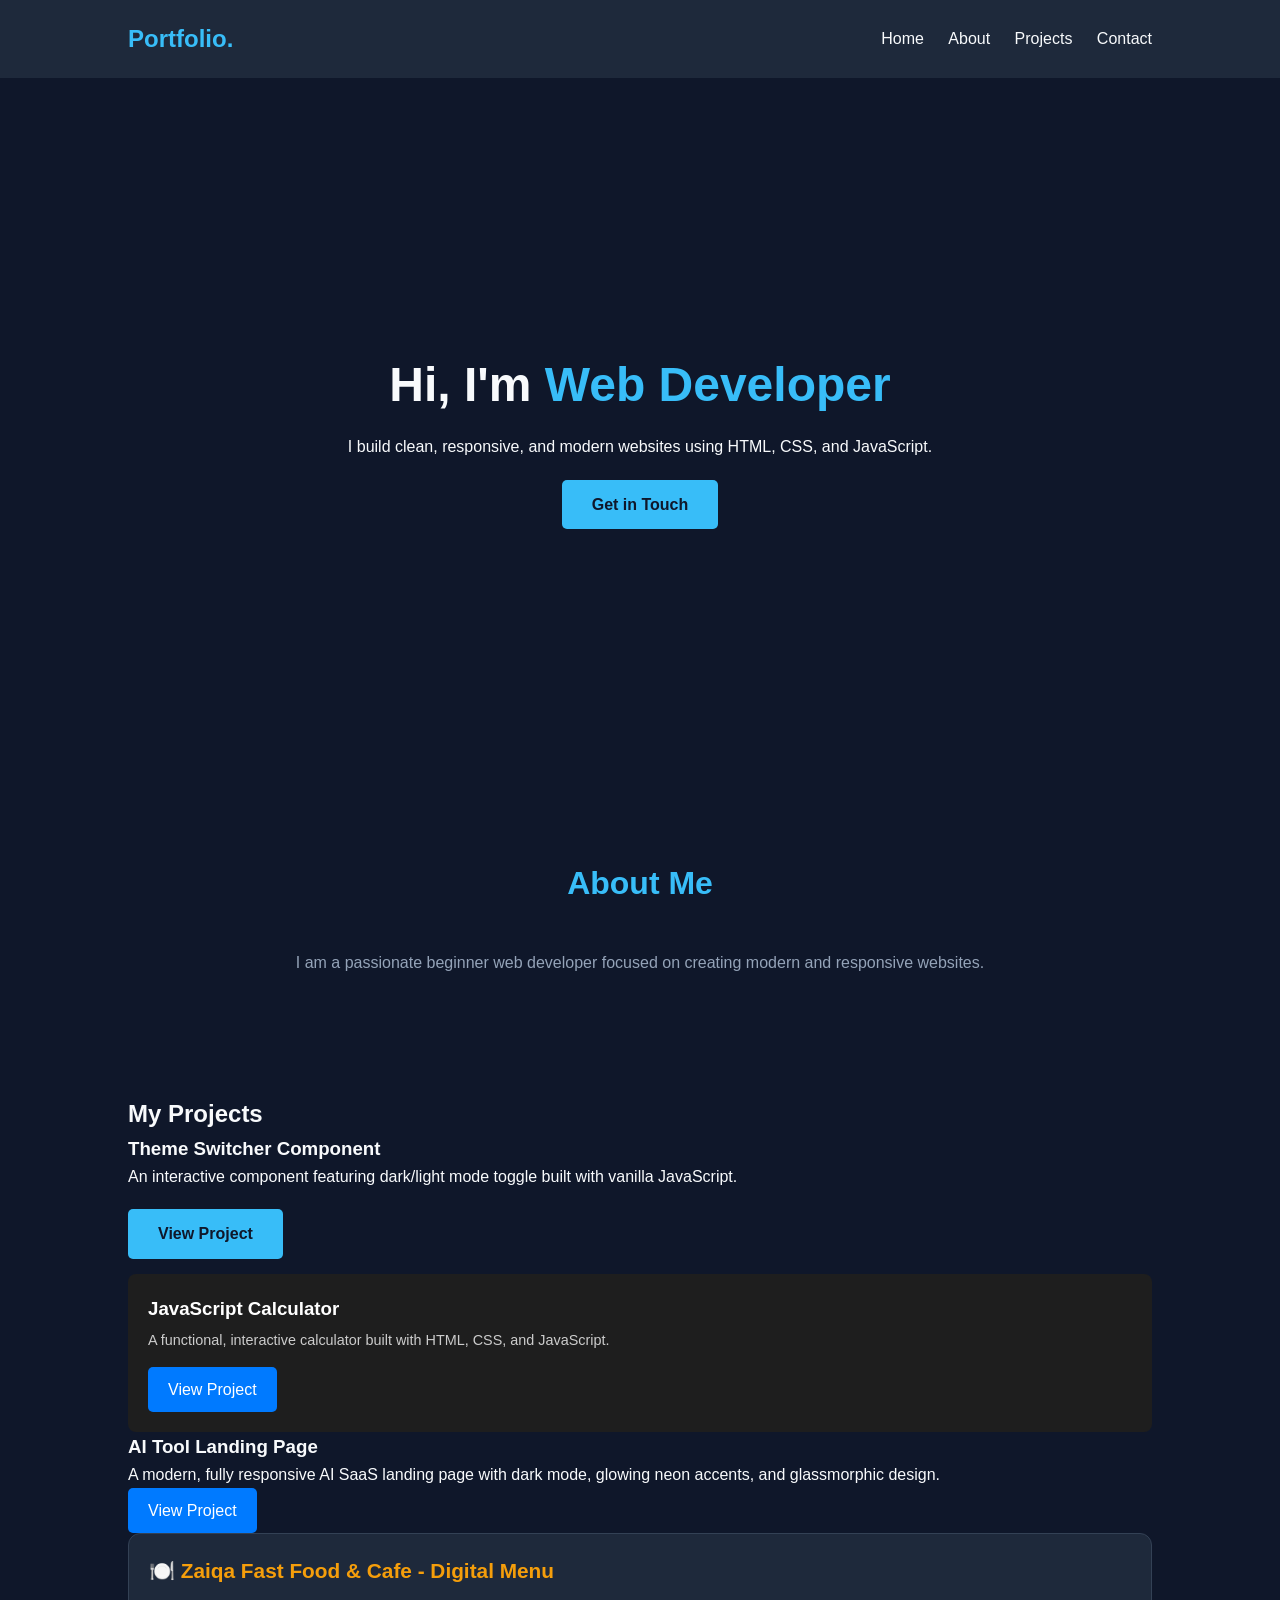
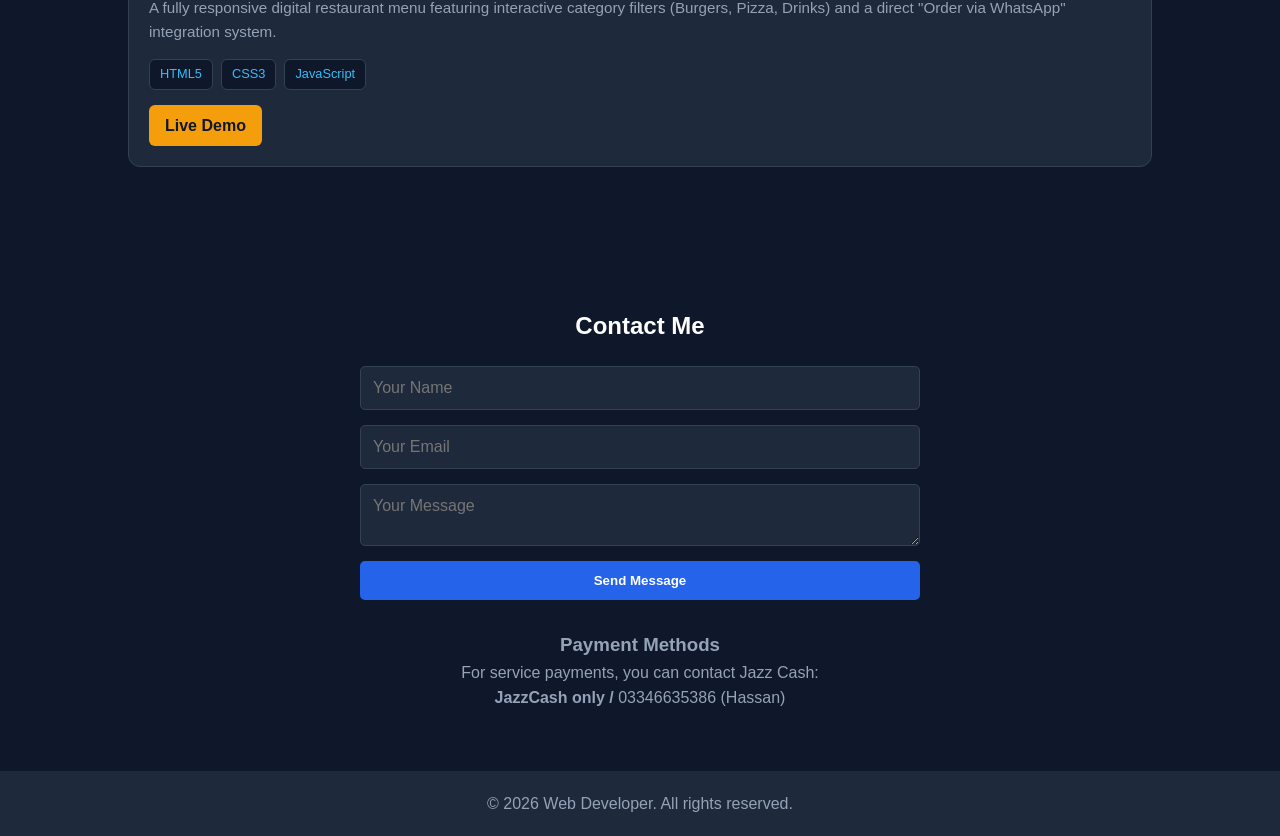
<file: index.html>
<!DOCTYPE html>
<html lang="en">
<head>
    <meta charset="UTF-8">
    <meta name="viewport" content="width=device-width, initial-scale=1.0">
    <title>My Portfolio</title>
    <link rel="stylesheet" href="project1.css">
</head>
<body>
    <header>
        <div class="logo">Portfolio.</div>
        <nav>
            <a href="#home">Home</a>
            <a href="#about">About</a>
            <a href="#projects">Projects</a>
            <a href="#contact">Contact</a>
        </nav>
    </header>

    <section class="hero" id="home">
        <h1>Hi, I'm <span>Web Developer</span></h1>
        <p>I build clean, responsive, and modern websites using HTML, CSS, and JavaScript.</p>
        <a href="#contact" class="btn">Get in Touch</a>
    </section>

    <section id="about">
        <h2 class="section-title">About Me</h2>
        <p style="text-align: center; color: #94a3b8;">I am a passionate beginner web developer focused on creating modern and responsive websites.</p>
    </section>

    <section id="projects">
        <h2>My Projects</h2>
        <div class="project-card">
            <h3>Theme Switcher Component</h3>
            <p>An interactive component featuring dark/light mode toggle built with vanilla JavaScript.</p>
            <a href="theme-switcher.html" class="btn">View Project</a>
        </div>
<div class="project-card" style="background: #1e1e1e; padding: 20px; border-radius: 8px; margin-top: 15px;">
  <h3 style="color: #fff; margin-bottom: 5px;">JavaScript Calculator</h3>
  <p style="color: #ccc; font-size: 0.9rem; margin-bottom: 15px;">A functional, interactive calculator built with HTML, CSS, and JavaScript.</p>
  <a href="project3.html" target="_blank" style="display: inline-block; padding: 10px 20px; background-color: #007aff; color: #fff; text-decoration: none; border-radius: 5px;">View Project</a>
</div> 
    <div class="project-card">
    <h3>AI Tool Landing Page</h3>
    <p>A modern, fully responsive AI SaaS landing page with dark mode, glowing neon accents, and glassmorphic design.</p>
    <a href="project4.html" target="_blank" style="display: inline-block; padding: 10px 20px; background-color: #007aff; color: #fff; text-decoration: none; border-radius: 5px;">View Project</a>
</div>
<div class="portfolio-card">
    <div class="project-info">
        <h3>🍽️ Zaiqa Fast Food & Cafe - Digital Menu</h3>
        <p>A fully responsive digital restaurant menu featuring interactive category filters (Burgers, Pizza, Drinks) and a direct "Order via WhatsApp" integration system.</p>
        <div class="tech-stack">
            <span>HTML5</span>
            <span>CSS3</span>
            <span>JavaScript</span>
        </div>
        <div class="project-links">
   <a href="project5.html" target="_blank" class="btn-live">Live Demo</a>
        </div>
    </div>
</div> 
    </section>      
    <section id="contact">
        <h2>Contact Me</h2>
        <form action="https://formspree.io/f/xpppeyzq" method="POST">
            <input type="text" name="name" placeholder="Your Name" required>
            <input type="email" name="email" placeholder="Your Email" required>
            <textarea name="message" placeholder="Your Message" required></textarea>
            <button type="submit">Send Message</button>
        </form>
        <div class="payment-info">
            <h3>Payment Methods</h3>
            <p>For service payments, you can contact Jazz Cash:</p>
            <p><strong>JazzCash only / </strong> 03346635386 (Hassan)</p>
        </div>
    </section>

    <footer>
        <p>&copy; 2026 Web Developer. All rights reserved.</p>
    </footer>
</body>
</html>
</file>
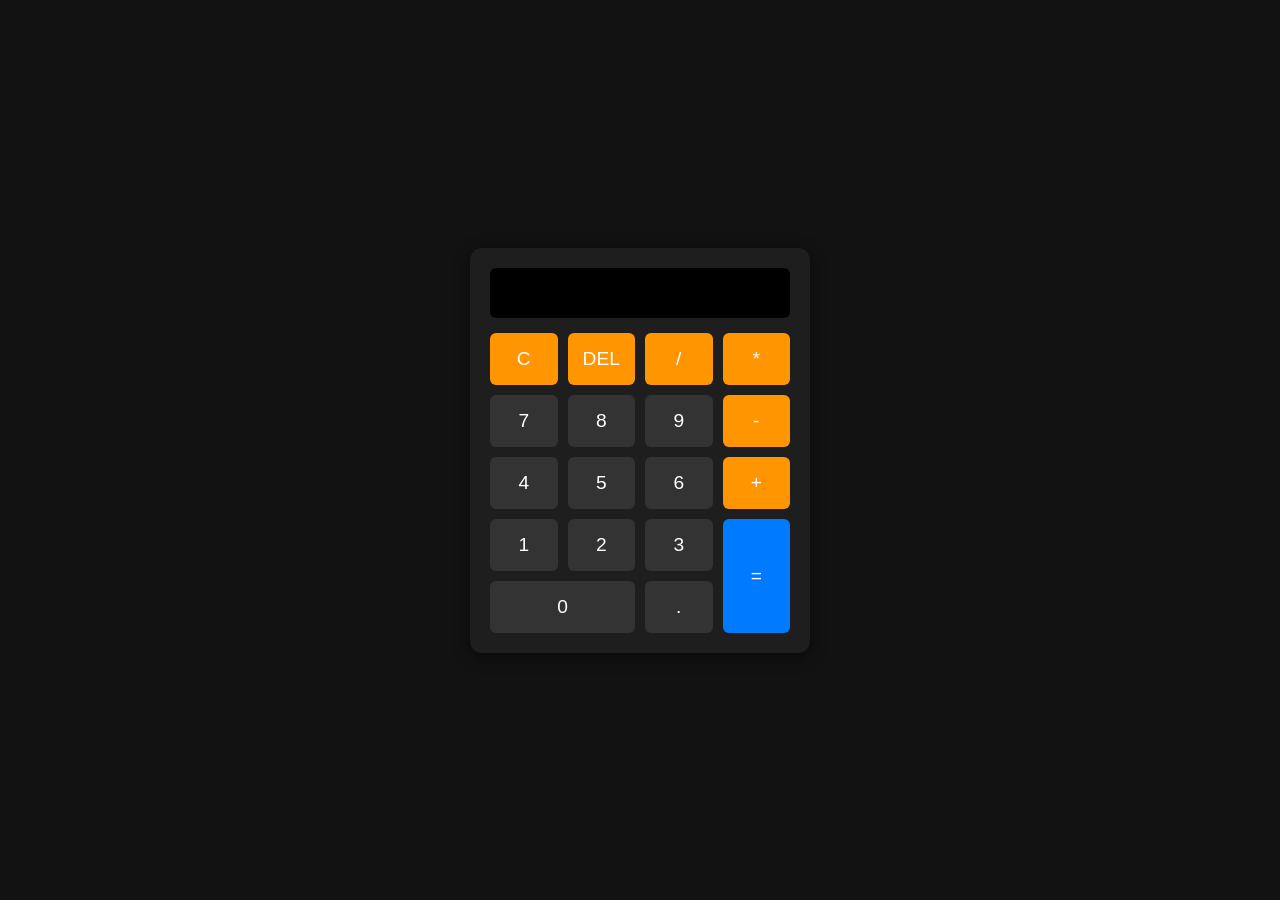
<file: project3.html>
<!DOCTYPE html>
<html lang="en">
<head>
  <meta charset="UTF-8" />
  <meta name="viewport" content="width=device-width, initial-scale=1.0" />
  <title>JS Calculator</title>
  <link rel="stylesheet" href="project3.css" />
</head>
<body>
  <div class="calculator">
    <input type="text" id="display" readonly />
    <div class="buttons">
      <button onclick="clearDisplay()" class="operator">C</button>
      <button onclick="deleteLast()" class="operator">DEL</button>
      <button onclick="appendValue('/')" class="operator">/</button>
      <button onclick="appendValue('*')" class="operator">*</button>

      <button onclick="appendValue('7')">7</button>
      <button onclick="appendValue('8')">8</button>
      <button onclick="appendValue('9')">9</button>
      <button onclick="appendValue('-')" class="operator">-</button>

      <button onclick="appendValue('4')">4</button>
      <button onclick="appendValue('5')">5</button>
      <button onclick="appendValue('6')">6</button>
      <button onclick="appendValue('+')" class="operator">+</button>

      <button onclick="appendValue('1')">1</button>
      <button onclick="appendValue('2')">2</button>
      <button onclick="appendValue('3')">3</button>
      <button onclick="calculateResult()" class="equal">=</button>

      <button onclick="appendValue('0')" class="zero">0</button>
      <button onclick="appendValue('.')">.</button>
    </div>
  </div>
  <script src="project3.js"></script>
</body>
</html>
</file>
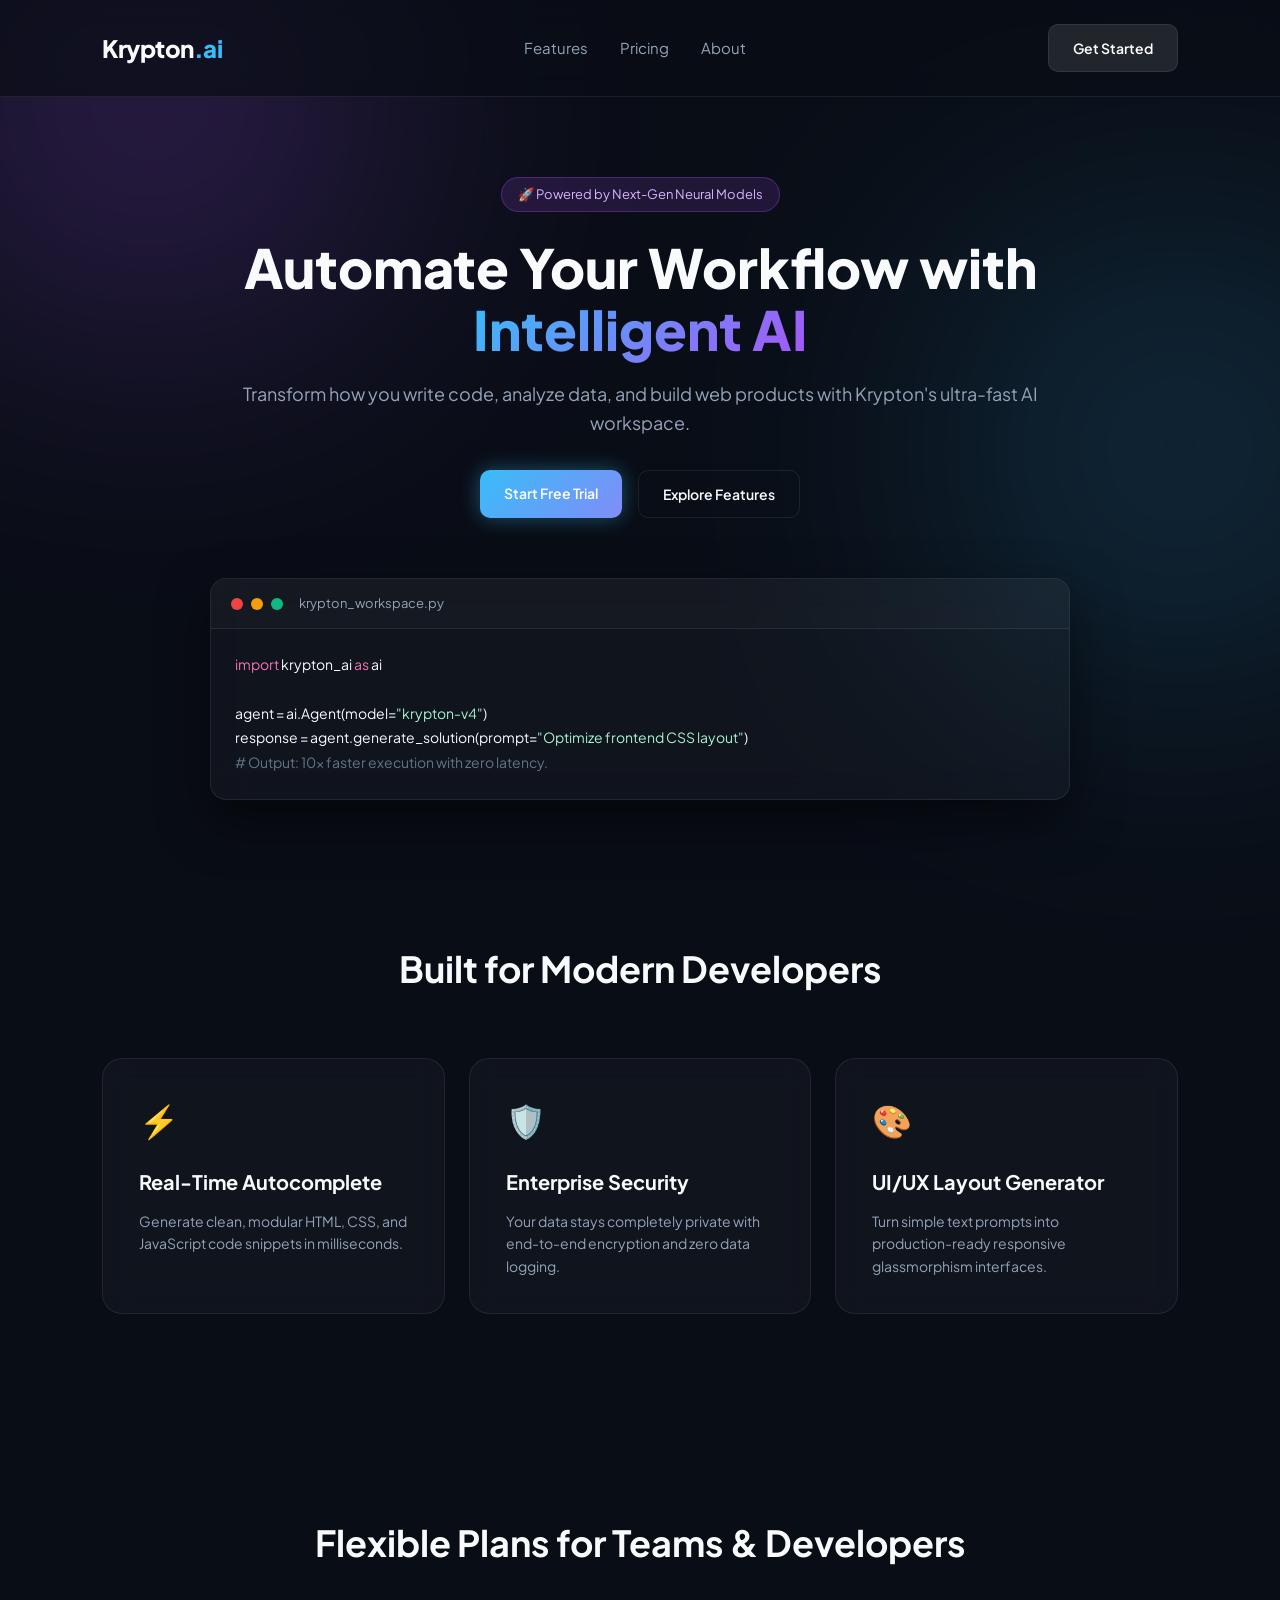
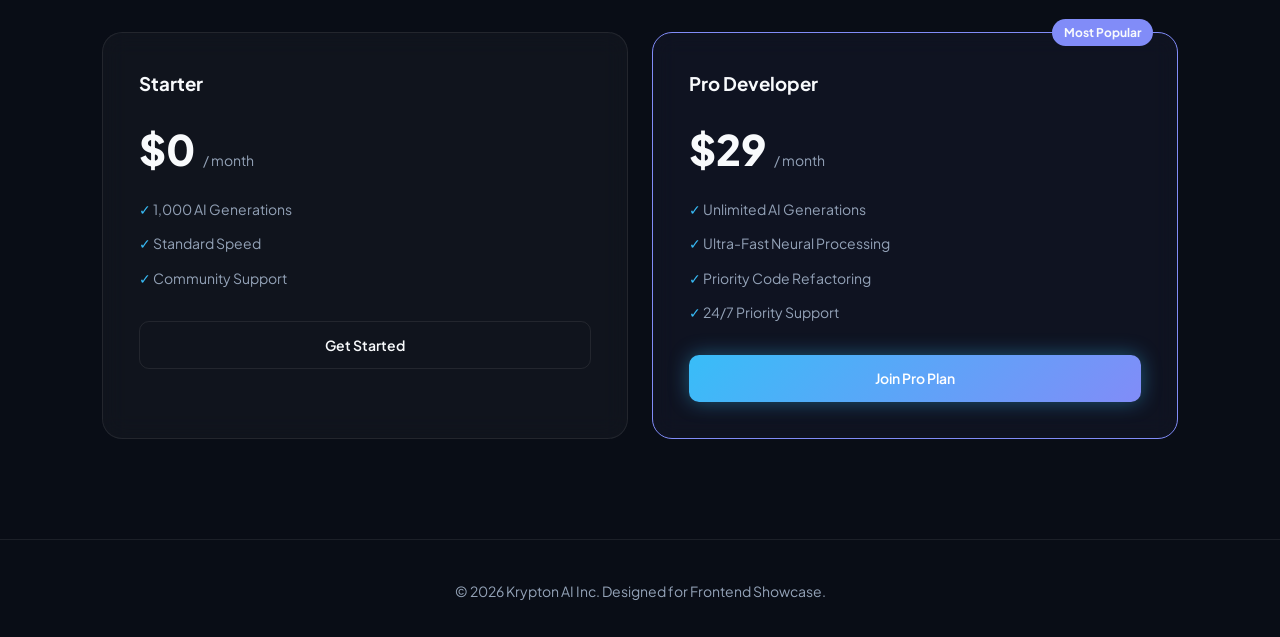
<file: project4.html>
<!DOCTYPE html>
<html lang="en">
<head>
    <meta charset="UTF-8">
    <meta name="viewport" content="width=device-width, initial-scale=1.0">
    <title>Krypton AI — Next-Gen AI Workspace</title>
    <link rel="stylesheet" href="project4.css">
    <link rel="preconnect" href="https://fonts.googleapis.com">
    <link rel="preconnect" href="https://fonts.gstatic.com" crossorigin>
    <link href="https://fonts.googleapis.com/css2?family=Plus+Jakarta+Sans:wght@300;400;500;600;700;800&display=swap" rel="stylesheet">
</head>
<body>

    <div class="glow-bg glow-1"></div>
    <div class="glow-bg glow-2"></div>

    <nav class="navbar">
        <div class="logo">Krypton<span>.ai</span></div>
        <ul class="nav-links">
            <li><a href="#features">Features</a></li>
            <li><a href="#pricing">Pricing</a></li>
            <li><a href="#about">About</a></li>
        </ul>
        <a href="#pricing" class="btn btn-secondary">Get Started</a>
    </nav>

    <header class="hero">
        <div class="badge">🚀 Powered by Next-Gen Neural Models</div>
        <h1>Automate Your Workflow with <span class="text-gradient">Intelligent AI</span></h1>
        <p>Transform how you write code, analyze data, and build web products with Krypton's ultra-fast AI workspace.</p>
        <div class="hero-btns">
            <a href="#pricing" class="btn btn-primary">Start Free Trial</a>
            <a href="#features" class="btn btn-outline">Explore Features</a>
        </div>

        <div class="preview-card">
            <div class="card-header">
                <div class="dots">
                    <span class="dot red"></span>
                    <span class="dot yellow"></span>
                    <span class="dot green"></span>
                </div>
                <div class="card-title">krypton_workspace.py</div>
            </div>
            <div class="card-body">
                <code><span class="keyword">import</span> krypton_ai <span class="keyword">as</span> ai<br><br>
                agent = ai.Agent(model=<span class="string">"krypton-v4"</span>)<br>
                response = agent.generate_solution(prompt=<span class="string">"Optimize frontend CSS layout"</span>)<br>
                <span class="comment"># Output: 10x faster execution with zero latency.</span></code>
            </div>
        </div>
    </header>

    <section id="features" class="features">
        <h2 class="section-title">Built for Modern Developers</h2>
        <div class="feature-grid">
            <div class="feature-card">
                <div class="icon">⚡</div>
                <h3>Real-Time Autocomplete</h3>
                <p>Generate clean, modular HTML, CSS, and JavaScript code snippets in milliseconds.</p>
            </div>
            <div class="feature-card">
                <div class="icon">🛡️</div>
                <h3>Enterprise Security</h3>
                <p>Your data stays completely private with end-to-end encryption and zero data logging.</p>
            </div>
            <div class="feature-card">
                <div class="icon">🎨</div>
                <h3>UI/UX Layout Generator</h3>
                <p>Turn simple text prompts into production-ready responsive glassmorphism interfaces.</p>
            </div>
        </div>
    </section>

    <section id="pricing" class="pricing">
        <h2 class="section-title">Flexible Plans for Teams & Developers</h2>
        <div class="pricing-grid">
            <div class="price-card">
                <h3>Starter</h3>
                <div class="price">$0 <span>/ month</span></div>
                <ul class="price-features">
                    <li>1,000 AI Generations</li>
                    <li>Standard Speed</li>
                    <li>Community Support</li>
                </ul>
                <a href="#" class="btn btn-outline full-width">Get Started</a>
            </div>
            <div class="price-card featured">
                <div class="popular-tag">Most Popular</div>
                <h3>Pro Developer</h3>
                <div class="price">$29 <span>/ month</span></div>
                <ul class="price-features">
                    <li>Unlimited AI Generations</li>
                    <li>Ultra-Fast Neural Processing</li>
                    <li>Priority Code Refactoring</li>
                    <li>24/7 Priority Support</li>
                </ul>
                <a href="#" class="btn btn-primary full-width">Join Pro Plan</a>
            </div>
        </div>
    </section>

    <footer>
        <p>© 2026 Krypton AI Inc. Designed for Frontend Showcase.</p>
    </footer>

</body>
</html>
</file>
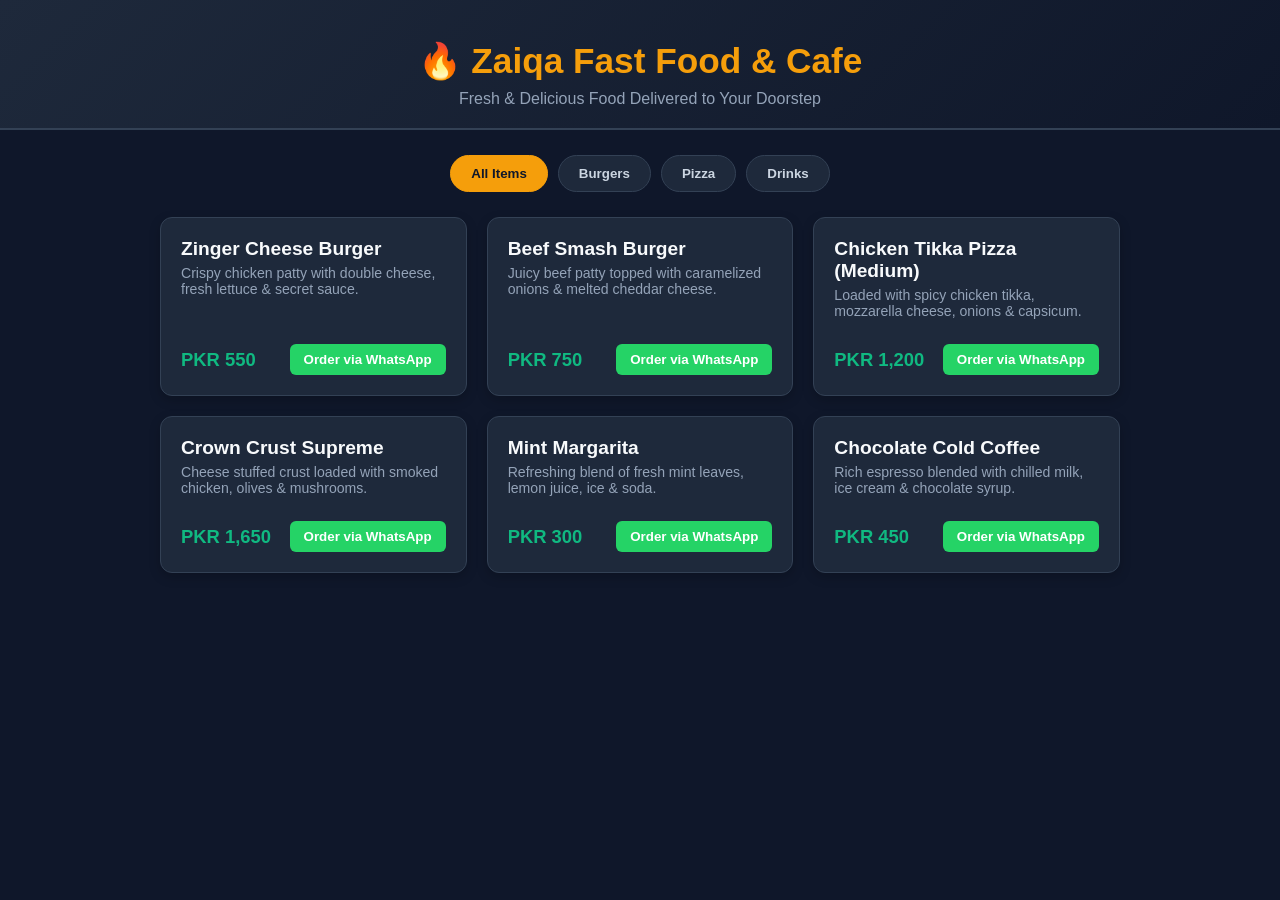
<file: project5.html>
<!DOCTYPE html>
<html lang="en">
<head>
    <meta charset="UTF-8">
    <meta name="viewport" content="width=device-width, initial-scale=1.0">
    <title>Zaiqa Restaurant & Cafe | Digital Menu</title>
    <link rel="stylesheet" href="project5.css">
</head>
<body>

    <!-- Header Section -->
    <header>
        <h1>🔥 Zaiqa Fast Food & Cafe</h1>
        <p>Fresh & Delicious Food Delivered to Your Doorstep</p>
    </header>

    <!-- Category Filter Buttons -->
    <div class="categories">
        <button class="btn-cat active" onclick="filterMenu('all', this)">All Items</button>
        <button class="btn-cat" onclick="filterMenu('burgers', this)">Burgers</button>
        <button class="btn-cat" onclick="filterMenu('pizza', this)">Pizza</button>
        <button class="btn-cat" onclick="filterMenu('drinks', this)">Drinks</button>
    </div>

    <!-- Menu Items Container -->
    <div class="container">
        <div class="menu-grid" id="menuGrid">

            <!-- Item 1: Burger -->
            <div class="menu-card" data-category="burgers">
                <div class="item-info">
                    <h3>Zinger Cheese Burger</h3>
                    <p>Crispy chicken patty with double cheese, fresh lettuce & secret sauce.</p>
                </div>
                <div class="item-bottom">
                    <span class="price">PKR 550</span>
                    <button class="btn-order" onclick="orderWhatsApp('Zinger Cheese Burger', '550')">Order via WhatsApp</button>
                </div>
            </div>

            <!-- Item 2: Burger -->
            <div class="menu-card" data-category="burgers">
                <div class="item-info">
                    <h3>Beef Smash Burger</h3>
                    <p>Juicy beef patty topped with caramelized onions & melted cheddar cheese.</p>
                </div>
                <div class="item-bottom">
                    <span class="price">PKR 750</span>
                    <button class="btn-order" onclick="orderWhatsApp('Beef Smash Burger', '750')">Order via WhatsApp</button>
                </div>
            </div>

            <!-- Item 3: Pizza -->
            <div class="menu-card" data-category="pizza">
                <div class="item-info">
                    <h3>Chicken Tikka Pizza (Medium)</h3>
                    <p>Loaded with spicy chicken tikka, mozzarella cheese, onions & capsicum.</p>
                </div>
                <div class="item-bottom">
                    <span class="price">PKR 1,200</span>
                    <button class="btn-order" onclick="orderWhatsApp('Chicken Tikka Pizza (Medium)', '1200')">Order via WhatsApp</button>
                </div>
            </div>

            <!-- Item 4: Pizza -->
            <div class="menu-card" data-category="pizza">
                <div class="item-info">
                    <h3>Crown Crust Supreme</h3>
                    <p>Cheese stuffed crust loaded with smoked chicken, olives & mushrooms.</p>
                </div>
                <div class="item-bottom">
                    <span class="price">PKR 1,650</span>
                    <button class="btn-order" onclick="orderWhatsApp('Crown Crust Supreme', '1650')">Order via WhatsApp</button>
                </div>
            </div>

            <!-- Item 5: Drink -->
            <div class="menu-card" data-category="drinks">
                <div class="item-info">
                    <h3>Mint Margarita</h3>
                    <p>Refreshing blend of fresh mint leaves, lemon juice, ice & soda.</p>
                </div>
                <div class="item-bottom">
                    <span class="price">PKR 300</span>
                    <button class="btn-order" onclick="orderWhatsApp('Mint Margarita', '300')">Order via WhatsApp</button>
                </div>
            </div>

            <!-- Item 6: Drink -->
            <div class="menu-card" data-category="drinks">
                <div class="item-info">
                    <h3>Chocolate Cold Coffee</h3>
                    <p>Rich espresso blended with chilled milk, ice cream & chocolate syrup.</p>
                </div>
                <div class="item-bottom">
                    <span class="price">PKR 450</span>
                    <button class="btn-order" onclick="orderWhatsApp('Chocolate Cold Coffee', '450')">Order via WhatsApp</button>
                </div>
            </div>

        </div>
    </div>

    <!-- JavaScript Link -->
    <script src="project5.js"></script>
</body>
</html>
</file>
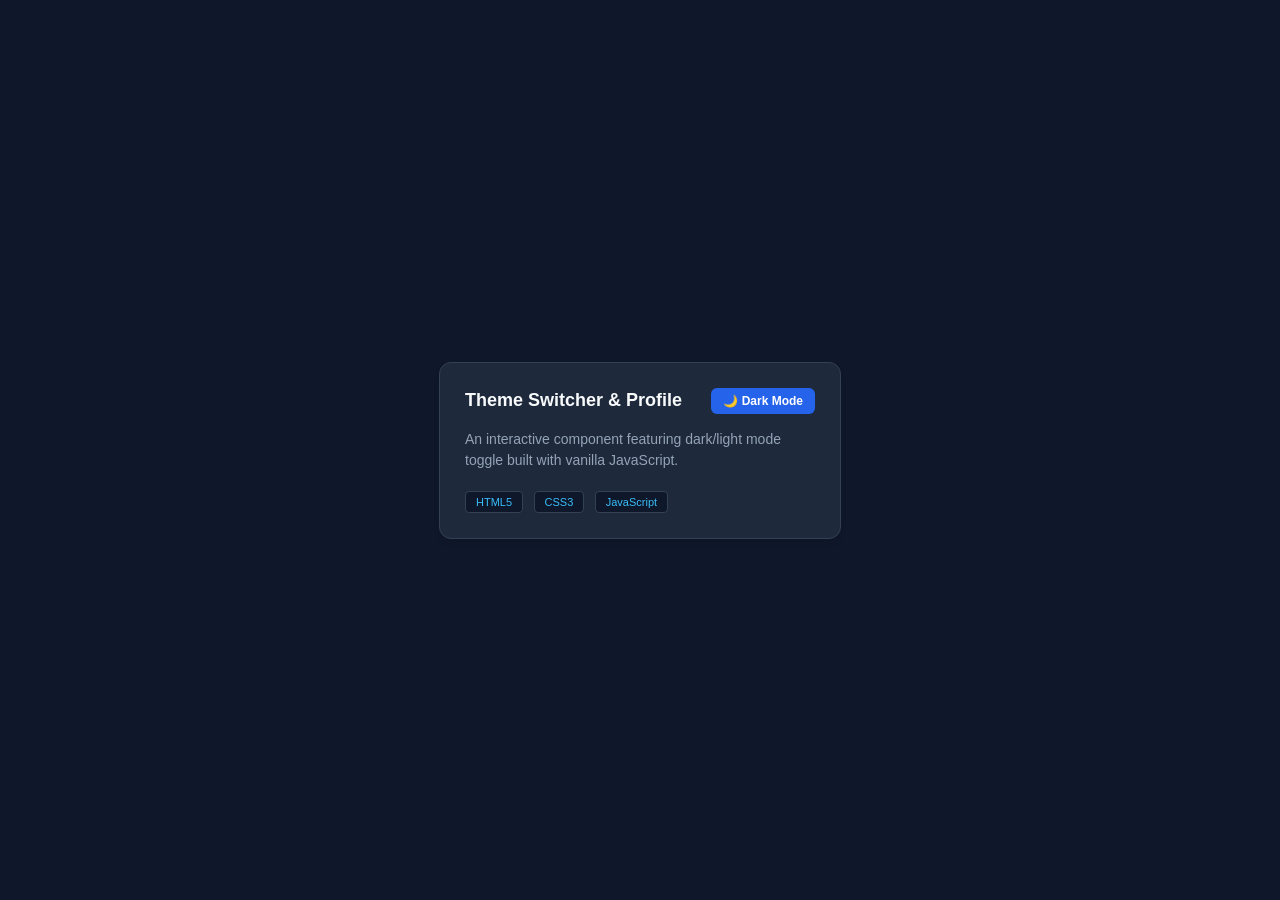
<file: theme-switcher.html>
<!DOCTYPE html>
<html lang="en">
<head>
    <meta charset="UTF-8">
    <meta name="viewport" content="width=device-width, initial-scale=1.0">
    <title>Theme Switcher</title>
    <link rel="stylesheet" href="project2.css">
</head>
<body>
    <div class="client-project-card">
    <div class="card-header">
        <h3>Theme Switcher & Profile</h3>
        <button id="theme-toggle-btn" class="theme-btn">🌙 Dark Mode</button>
    </div>
    <div class="card-body">
        <p class="card-desc">An interactive component featuring dark/light mode toggle built with vanilla JavaScript.</p>
        <div class="skill-tags">
            <span>HTML5</span>
            <span>CSS3</span>
            <span>JavaScript</span>
        </div>
    </div>
</div>
<script src="project2.js"></script>
</body>
</html>
</file>
<file: project1.css>
* {
    margin: 0;
    padding: 0;
    box-sizing: border-box;
    font-family: 'Segoe UI', Tahoma, Geneva, Verdana, sans-serif;
}
body {
    background-color: #0f172a;
    color: #f8fafc;
    line-height: 1.6;
}
header {
    display: flex;
    justify-content: space-between;
    align-items: center;
    padding: 20px 10%;
    background: #1e293b;
    position: sticky;
    top: 0;
}
.logo {
    font-size: 24px;
    font-weight: bold;
    color: #38bdf8;
}
nav a {
    color: #f8fafc;
    text-decoration: none;
    margin-left: 20px;
}
nav a:hover {
    color: #38bdf8;
}
.hero {
    display: flex;
    flex-direction: column;
    align-items: center;
    justify-content: center;
    height: 80vh;
    text-align: center;
    padding: 0 20px;
}
.hero h1 {
    font-size: 48px;
    margin-bottom: 10px;
}
.hero h1 span {
    color: #38bdf8;
}
.btn {
    background: #38bdf8;
    color: #0f172a;
    padding: 12px 30px;
    border-radius: 5px;
    text-decoration: none;
    font-weight: bold;
    margin-top: 20px;
    display: inline-block;
}
section {
    padding: 60px 10%;
}
.section-title {
    text-align: center;
    font-size: 32px;
    margin-bottom: 40px;
    color: #38bdf8;
}
footer {
    text-align: center;
    padding: 20px;
    background: #1e293b;
    color: #94a3b8;
}
#contact {
    padding: 60px 20px;
    max-width: 600px;
    margin: 0 auto;
}

#contact h2 {
    text-align: center;
    margin-bottom: 20px;
    color: #fff;
}

#contact form {
    display: flex;
    flex-direction: column;
    gap: 15px;
}

#contact input,
#contact textarea {
    padding: 12px;
    border-radius: 5px;
    border: 1px solid #334155;
    background-color: #1e293b;
    color: #fff;
    font-size: 16px;
}

#contact button {
    padding: 12px;
    background-color: #2563eb;
    color: white;
    border: none;
    border-radius: 5px;
    cursor: pointer;
    font-weight: bold;
}
#contact button:hover {
    background-color: #1d4ed8;
}
.portfolio-card {
    background: #1e293b;
    border: 1px solid #334155;
    border-radius: 12px;
    padding: 20px;
    margin-bottom: 20px;
    transition: transform 0.2s ease;
}

.portfolio-card:hover {
    transform: translateY(-4px);
    border-color: #f59e0b;
}

.portfolio-card h3 {
    color: #f59e0b;
    font-size: 1.3rem;
    margin-bottom: 8px;
}

.portfolio-card p {
    color: #94a3b8;
    font-size: 0.95rem;
    margin-bottom: 15px;
}

.tech-stack {
    display: flex;
    gap: 8px;
    margin-bottom: 15px;
}

.tech-stack span {
    background: #0f172a;
    color: #38bdf8;
    padding: 4px 10px;
    border-radius: 6px;
    font-size: 0.8rem;
    border: 1px solid #334155;
}

.btn-live {
    background: #f59e0b;
    color: #0f172a;
    padding: 8px 16px;
    border-radius: 6px;
    font-weight: bold;
    text-decoration: none;
    display: inline-block;
}

.btn-live:hover {
    background: #d97706;
}

.payment-info {
    margin-top: 30px;
    text-align: center;
    color: #94a3b8;
}
</file>
<file: project3.css>
body {
  background-color: #121212;
  display: flex;
  justify-content: center;
  align-items: center;
  height: 100vh;
  margin: 0;
  font-family: Arial, sans-serif;
}

.calculator {
  background: #1e1e1e;
  padding: 20px;
  border-radius: 12px;
  box-shadow: 0 4px 15px rgba(0, 0, 0, 0.5);
  width: 300px;
}

#display {
  width: 100%;
  height: 50px;
  background: #000;
  color: #00ff66;
  font-size: 1.8rem;
  text-align: right;
  padding: 5px 10px;
  border: none;
  border-radius: 6px;
  box-sizing: border-box;
  margin-bottom: 15px;
}

.buttons {
  display: grid;
  grid-template-columns: repeat(4, 1fr);
  gap: 10px;
}

button {
  padding: 15px;
  font-size: 1.2rem;
  border: none;
  border-radius: 6px;
  cursor: pointer;
  background-color: #333;
  color: #fff;
  transition: 0.2s;
}

button:hover {
  background-color: #444;
}

.operator {
  background-color: #ff9500;
  color: #fff;
}

.operator:hover {
  background-color: #e08400;
}

.equal {
  background-color: #007aff;
  grid-row: span 2;
  height: 100%;
}

.equal:hover {
  background-color: #005bb5;
}

.zero {
  grid-column: span 2;
}
</file>
<file: project4.css>
/* Reset & Base Styles */
* {
    margin: 0;
    padding: 0;
    box-sizing: border-box;
    font-family: 'Plus Jakarta Sans', sans-serif;
    scroll-behavior: smooth;
}

:root {
    --bg-dark: #090d16;
    --card-bg: rgba(255, 255, 255, 0.03);
    --card-border: rgba(255, 255, 255, 0.08);
    --accent-blue: #38bdf8;
    --accent-purple: #818cf8;
    --accent-neon: #a855f7;
    --text-main: #f8fafc;
    --text-muted: #94a3b8;
}

body {
    background-color: var(--bg-dark);
    color: var(--text-main);
    overflow-x: hidden;
    line-height: 1.6;
}

/* Background Glowing Lights */
.glow-bg {
    position: absolute;
    width: 400px;
    height: 400px;
    border-radius: 50%;
    filter: blur(140px);
    z-index: -1;
}
.glow-1 {
    top: -100px;
    left: -50px;
    background: var(--accent-neon);
    opacity: 0.35;
}
.glow-2 {
    top: 250px;
    right: -100px;
    background: var(--accent-blue);
    opacity: 0.25;
}

/* Navbar */
.navbar {
    display: flex;
    justify-content: space-between;
    align-items: center;
    padding: 24px 8%;
    background: rgba(9, 13, 22, 0.7);
    backdrop-filter: blur(12px);
    position: sticky;
    top: 0;
    z-index: 100;
    border-bottom: 1px solid var(--card-border);
}
.logo {
    font-size: 24px;
    font-weight: 800;
    letter-spacing: -0.5px;
}
.logo span { color: var(--accent-blue); }
.nav-links { display: flex; list-style: none; gap: 32px; }
.nav-links a {
    color: var(--text-muted);
    text-decoration: none;
    font-size: 15px;
    transition: 0.3s;
}
.nav-links a:hover { color: var(--text-main); }

/* Buttons */
.btn {
    padding: 12px 24px;
    border-radius: 10px;
    text-decoration: none;
    font-size: 14px;
    font-weight: 600;
    transition: all 0.3s ease;
    display: inline-block;
}
.btn-primary {
    background: linear-gradient(135deg, var(--accent-blue), var(--accent-purple));
    color: #fff;
    box-shadow: 0 0 20px rgba(56, 189, 248, 0.4);
}
.btn-primary:hover {
    transform: translateY(-2px);
    box-shadow: 0 0 30px rgba(56, 189, 248, 0.6);
}
.btn-secondary {
    background: rgba(255, 255, 255, 0.1);
    color: #fff;
    border: 1px solid var(--card-border);
}
.btn-outline {
    border: 1px solid var(--card-border);
    color: var(--text-main);
    background: transparent;
}
.btn-outline:hover { background: rgba(255, 255, 255, 0.05); }
.full-width { display: block; text-align: center; }

/* Hero Section */
.hero {
    text-align: center;
    padding: 80px 20px 40px;
    max-width: 900px;
    margin: 0 auto;
}
.badge {
    display: inline-block;
    padding: 6px 16px;
    background: rgba(168, 85, 247, 0.15);
    border: 1px solid rgba(168, 85, 247, 0.3);
    color: #d8b4fe;
    border-radius: 30px;
    font-size: 13px;
    margin-bottom: 24px;
}
.hero h1 {
    font-size: 54px;
    line-height: 1.15;
    font-weight: 800;
    margin-bottom: 20px;
}
.text-gradient {
    background: linear-gradient(135deg, var(--accent-blue), var(--accent-neon));
    -webkit-background-clip: text;
    -webkit-text-fill-color: transparent;
}
.hero p {
    font-size: 18px;
    color: var(--text-muted);
    margin-bottom: 32px;
}
.hero-btns { display: flex; justify-content: center; gap: 16px; margin-bottom: 60px; }

/* Glassmorphism Preview Card */
.preview-card {
    background: var(--card-bg);
    border: 1px solid var(--card-border);
    backdrop-filter: blur(16px);
    border-radius: 16px;
    text-align: left;
    box-shadow: 0 20px 50px rgba(0, 0, 0, 0.5);
    overflow: hidden;
}
.card-header {
    background: rgba(255, 255, 255, 0.02);
    padding: 14px 20px;
    display: flex;
    align-items: center;
    border-bottom: 1px solid var(--card-border);
}
.dots { display: flex; gap: 8px; margin-right: 16px; }
.dot { width: 12px; height: 12px; border-radius: 50%; }
.red { background: #ef4444; }
.yellow { background: #f59e0b; }
.green { background: #10b981; }
.card-title { font-size: 13px; color: var(--text-muted); }
.card-body { padding: 24px; font-family: monospace; font-size: 14px; }
.keyword { color: #f472b6; }
.string { color: #a7f3d0; }
.comment { color: #64748b; }

/* Features & Pricing */
.features, .pricing { padding: 100px 8%; text-align: center; }
.section-title { font-size: 36px; margin-bottom: 60px; }

.feature-grid, .pricing-grid {
    display: grid;
    grid-template-columns: repeat(auto-fit, minmax(280px, 1fr));
    gap: 24px;
}

.feature-card, .price-card {
    background: var(--card-bg);
    border: 1px solid var(--card-border);
    backdrop-filter: blur(12px);
    padding: 36px;
    border-radius: 20px;
    text-align: left;
    transition: transform 0.3s ease, border-color 0.3s ease;
}
.feature-card:hover, .price-card:hover {
    transform: translateY(-8px);
    border-color: rgba(56, 189, 248, 0.4);
}
.icon { font-size: 32px; margin-bottom: 20px; }
.feature-card h3 { font-size: 20px; margin-bottom: 12px; }
.feature-card p { color: var(--text-muted); font-size: 14px; }

/* Pricing Cards */
.price { font-size: 42px; font-weight: 800; margin: 16px 0; }
.price span { font-size: 14px; color: var(--text-muted); font-weight: 400; }
.price-features { list-style: none; margin-bottom: 32px; }
.price-features li { margin-bottom: 12px; color: var(--text-muted); font-size: 14px; }
.price-features li::before { content: "✓ "; color: var(--accent-blue); }

.featured {
    border-color: var(--accent-purple);
    position: relative;
    background: rgba(129, 140, 248, 0.05);
}
.popular-tag {
    position: absolute;
    top: -14px;
    right: 24px;
    background: var(--accent-purple);
    padding: 4px 12px;
    border-radius: 20px;
    font-size: 12px;
    font-weight: 700;
}

/* Footer */
footer {
    text-align: center;
    padding: 40px;
    border-top: 1px solid var(--card-border);
    color: var(--text-muted);
    font-size: 14px;
}

/* Responsive */
@media (max-width: 768px) {
    .hero h1 { font-size: 36px; }
    .nav-links { display: none; }
}
</file>
<file: project5.css>
/* Base Styling & Reset */
* {
    margin: 0;
    padding: 0;
    box-sizing: border-box;
    font-family: 'Segoe UI', Tahoma, Geneva, Verdana, sans-serif;
}

body {
    background-color: #0f172a;
    color: #f8fafc;
    padding-bottom: 50px;
}

/* Header Section */
header {
    text-align: center;
    padding: 40px 20px 20px;
    background: linear-gradient(135deg, #1e293b, #0f172a);
    border-bottom: 2px solid #334155;
}

header h1 {
    color: #f59e0b;
    font-size: 2.2rem;
    margin-bottom: 8px;
}

header p {
    color: #94a3b8;
    font-size: 1rem;
}

/* Category Filter Buttons */
.categories {
    display: flex;
    justify-content: center;
    gap: 10px;
    margin: 25px 20px;
    flex-wrap: wrap;
}

.btn-cat {
    background: #1e293b;
    color: #cbd5e1;
    border: 1px solid #334155;
    padding: 10px 20px;
    border-radius: 25px;
    cursor: pointer;
    font-weight: bold;
    transition: 0.3s ease;
}

.btn-cat:hover, .btn-cat.active {
    background: #f59e0b;
    color: #0f172a;
    border-color: #f59e0b;
}

/* Menu Grid */
.container {
    max-width: 1000px;
    margin: 0 auto;
    padding: 0 20px;
}

.menu-grid {
    display: grid;
    grid-template-columns: repeat(auto-fit, minmax(280px, 1fr));
    gap: 20px;
}

.menu-card {
    background: #1e293b;
    border-radius: 12px;
    padding: 20px;
    border: 1px solid #334155;
    display: flex;
    flex-direction: column;
    justify-content: space-between;
    box-shadow: 0 4px 12px rgba(0,0,0,0.2);
    transition: transform 0.2s ease;
}

.menu-card:hover {
    transform: translateY(-4px);
}

.item-info h3 {
    color: #f8fafc;
    font-size: 1.2rem;
    margin-bottom: 5px;
}

.item-info p {
    color: #94a3b8;
    font-size: 0.88rem;
    margin-bottom: 15px;
}

.item-bottom {
    display: flex;
    justify-content: space-between;
    align-items: center;
    margin-top: 10px;
}

.price {
    color: #10b981;
    font-size: 1.15rem;
    font-weight: bold;
}

.btn-order {
    background: #25d366;
    color: #ffffff;
    border: none;
    padding: 8px 14px;
    border-radius: 6px;
    font-weight: 600;
    cursor: pointer;
    text-decoration: none;
    display: flex;
    align-items: center;
    gap: 6px;
    transition: 0.2s ease;
}

.btn-order:hover {
    background: #1eb857;
}

/* Mobile Responsive */
@media (max-width: 600px) {
    header h1 {
        font-size: 1.8rem;
    }
    .btn-cat {
        padding: 8px 14px;
        font-size: 0.9rem;
    }
}
</file>
<file: project2.css>
/* Client Project Card Styling */
.client-project-card {
    background: #1e293b;
    border: 1px solid #334155;
    padding: 25px;
    border-radius: 12px;
    max-width: 350px;
    box-shadow: 0 4px 6px -1px rgba(0, 0, 0, 0.1);
    transition: transform 0.3s ease, border-color 0.3s ease;
}

.client-project-card:hover {
    transform: translateY(-5px);
    border-color: #38bdf8;
}

.card-header {
    display: flex;
    justify-content: space-between;
    align-items: center;
    margin-bottom: 15px;
}

.card-header h3 {
    color: #f8fafc;
    font-size: 18px;
    margin: 0;
}

.theme-btn {
    background: #2563eb;
    color: #fff;
    border: none;
    padding: 6px 12px;
    border-radius: 6px;
    cursor: pointer;
    font-size: 12px;
    font-weight: 600;
    transition: background 0.2s;
}

.theme-btn:hover {
    background: #1d4ed8;
}

.card-desc {
    color: #94a3b8;
    font-size: 14px;
    margin-bottom: 20px;
    line-height: 1.5;
}

.skill-tags span {
    display: inline-block;
    background: #0f172a;
    color: #38bdf8;
    padding: 4px 10px;
    border-radius: 4px;
    font-size: 11px;
    margin-right: 6px;
    border: 1px solid #334155;
}
body {
    background-color: #0f172a; /* Dark background */
    display: flex;
    justify-content: center;
    align-items: center;
    min-height: 100vh;
    margin: 0;
    font-family: Arial, sans-serif;
}
</file>
